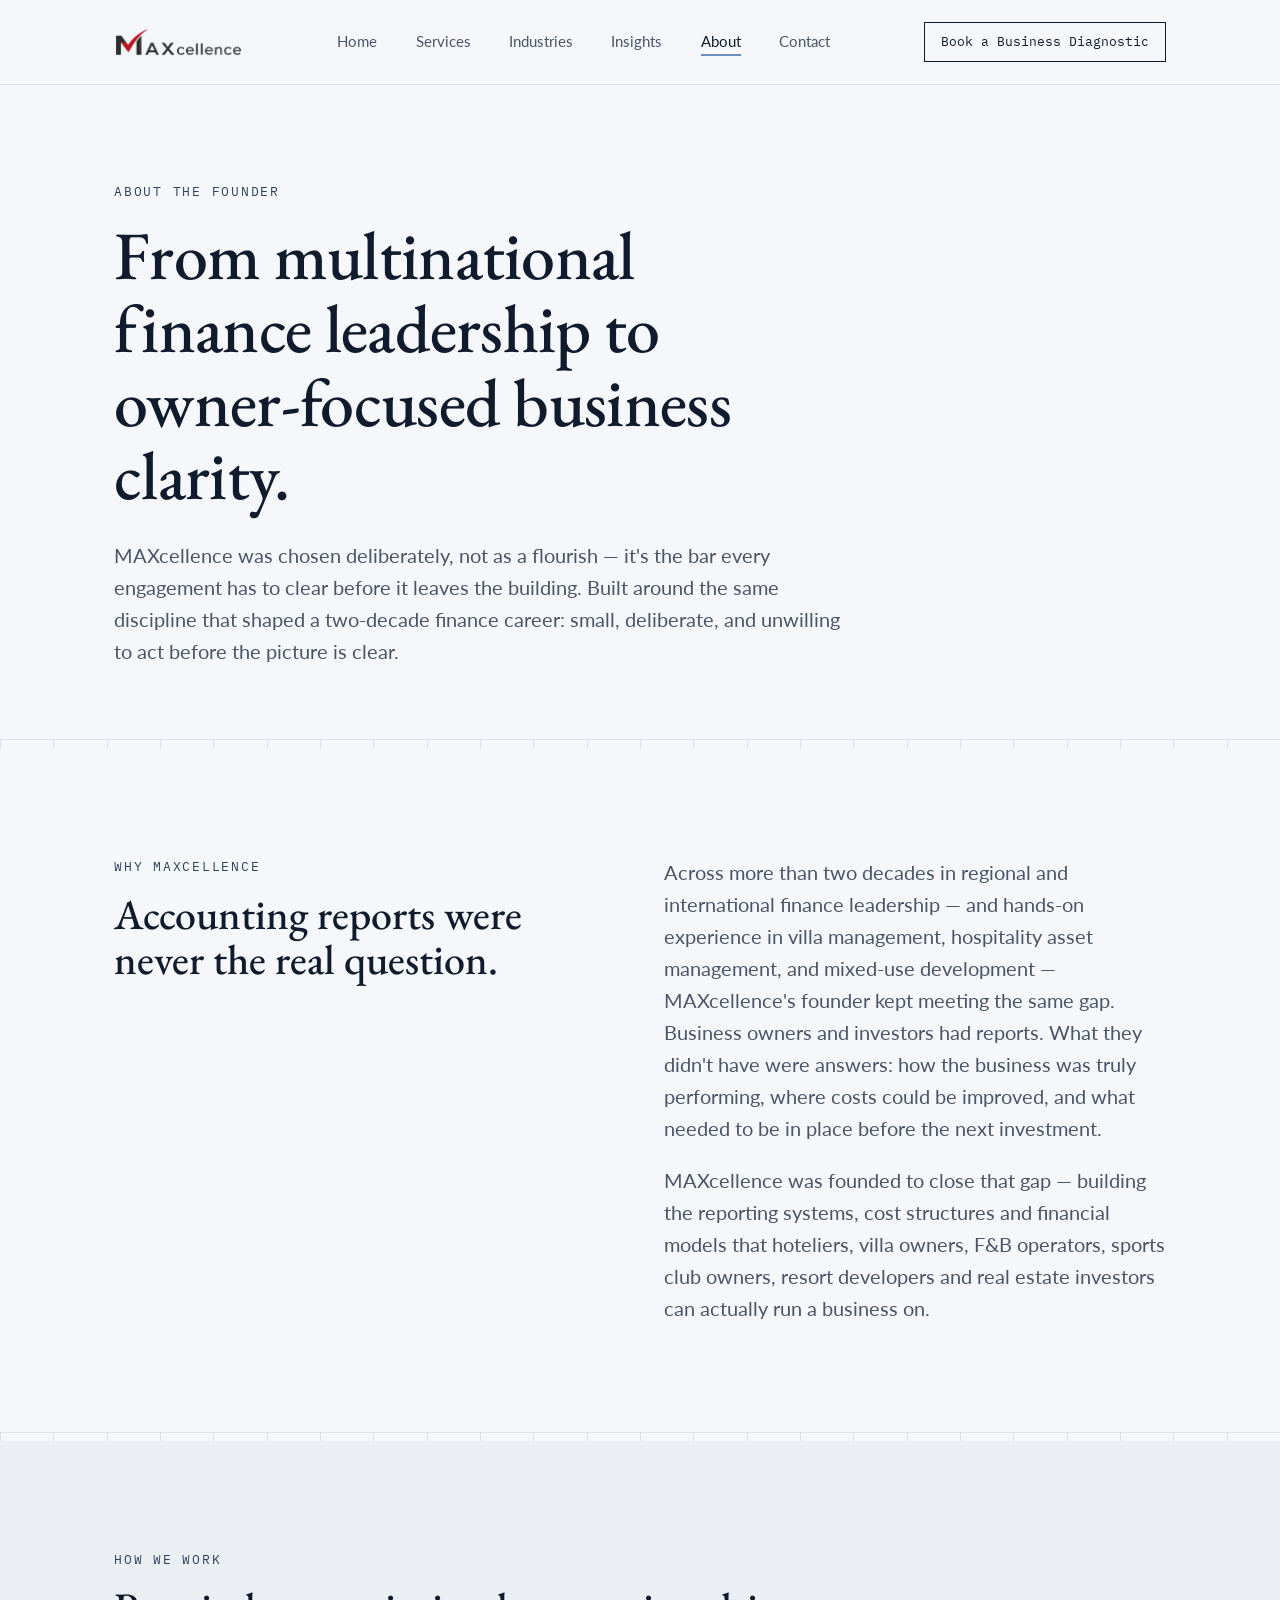
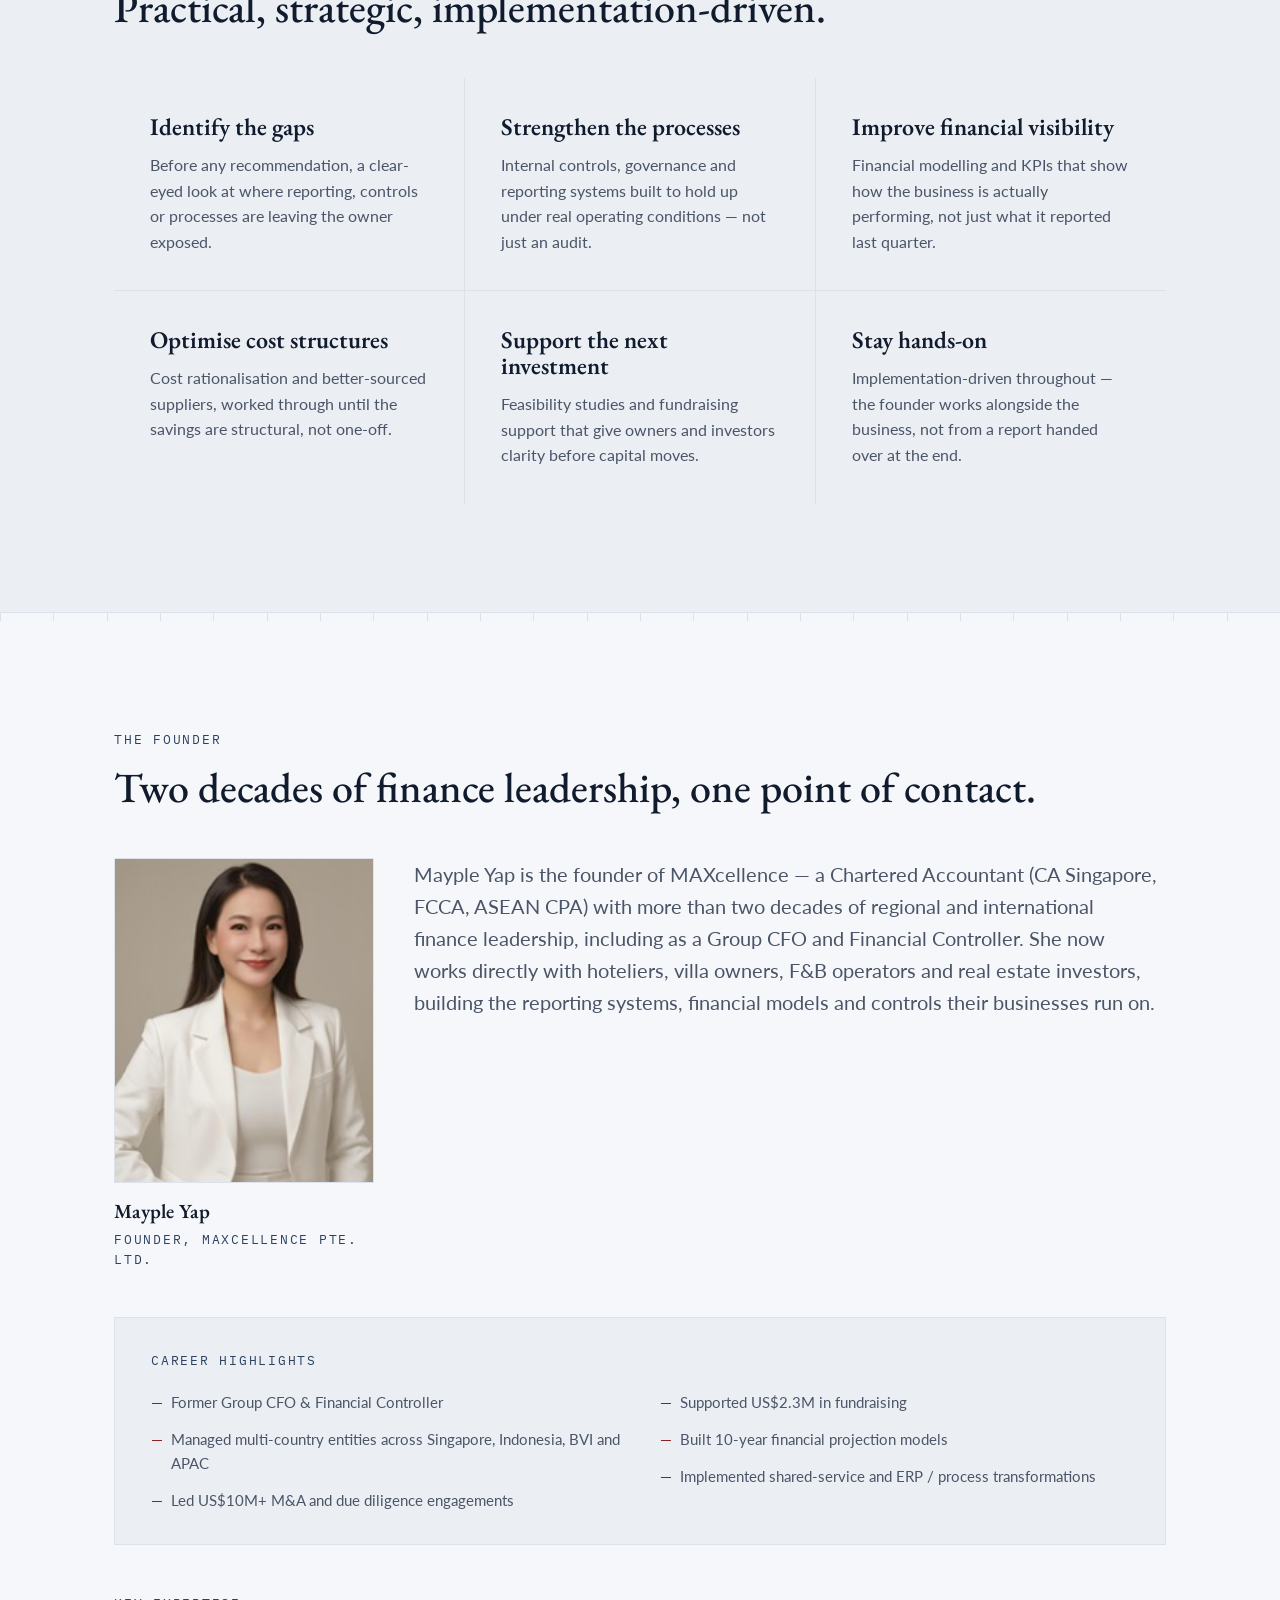
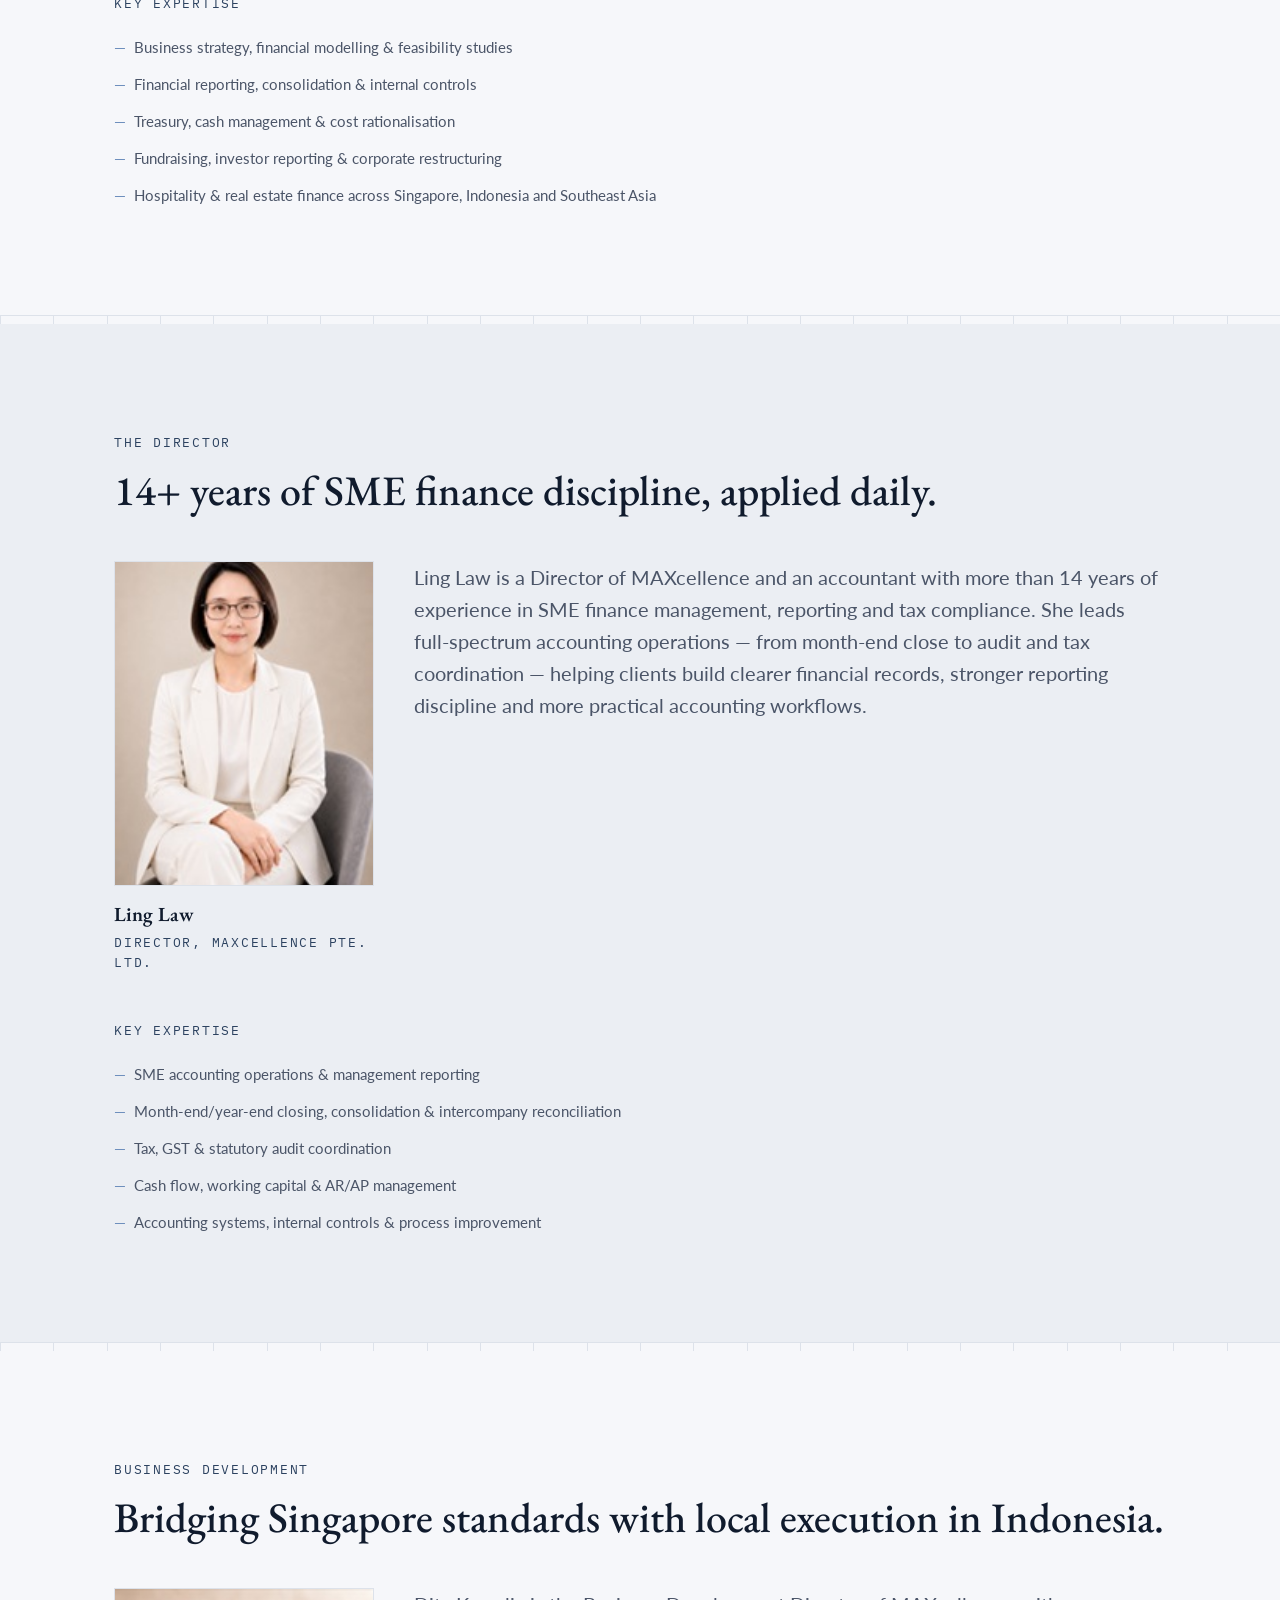
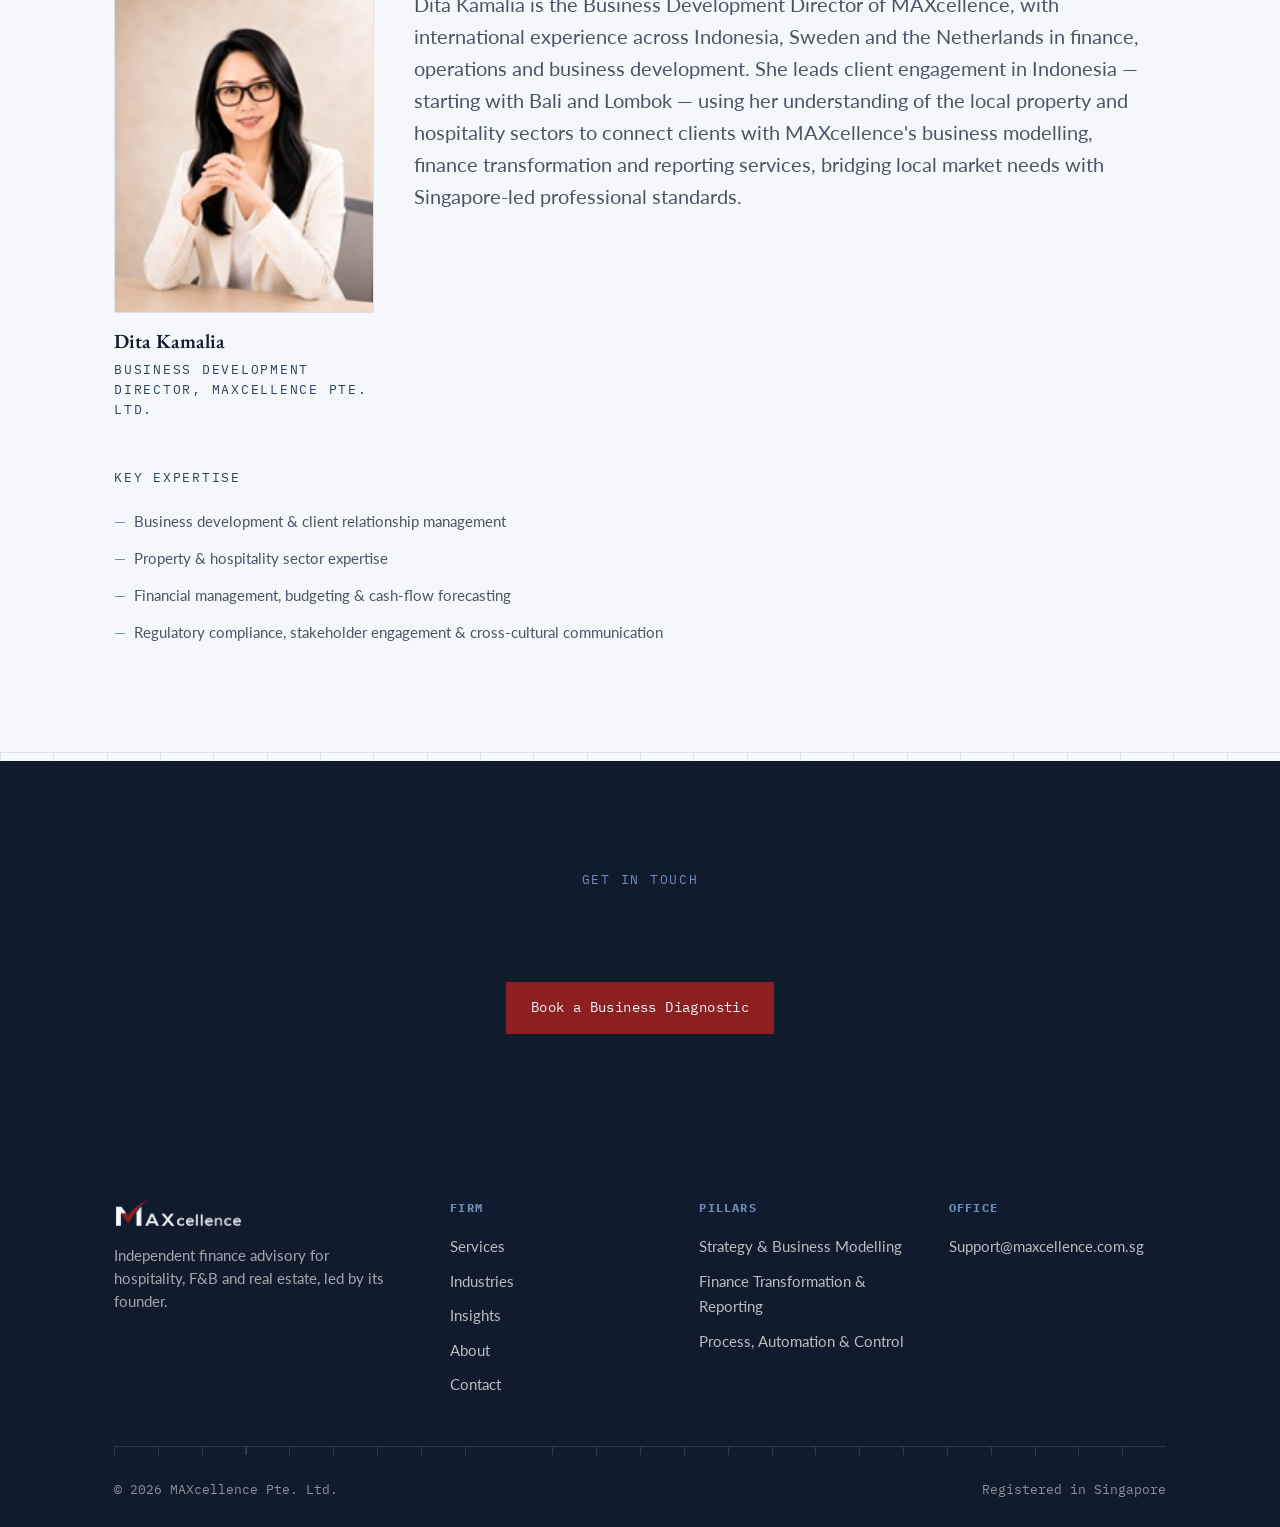
<file: about.html>
<!DOCTYPE html>
<html lang="en">
<head>
<meta charset="UTF-8">
<meta name="viewport" content="width=device-width, initial-scale=1.0">
<title>About — MAXcellence</title>
<meta name="description" content="From multinational finance leadership to owner-focused business clarity — the story and credentials behind the MAXcellence founder.">
<meta property="og:type" content="website">
<meta property="og:site_name" content="MAXcellence">
<meta property="og:title" content="About — MAXcellence">
<meta property="og:description" content="From multinational finance leadership to owner-focused business clarity — the story and credentials behind the MAXcellence founder.">
<meta name="twitter:card" content="summary">
<link rel="icon" type="image/svg+xml" href="data:image/svg+xml,%3Csvg xmlns='http://www.w3.org/2000/svg' viewBox='0 0 32 32'%3E%3Crect width='32' height='32' fill='%23101B2D'/%3E%3Ctext x='16' y='23' font-family='Georgia,serif' font-size='19' fill='%236E8FBD' text-anchor='middle'%3EM%3C/text%3E%3C/svg%3E">
<link rel="stylesheet" href="css/styles.css">
</head>
<body>

<nav class="site-nav">
  <div class="wrap">
    <a href="index.html" class="brand"><img src="img/logo.png" alt="MAXcellence" class="brand-logo"></a>
    <div class="nav-panel">
    <ul class="nav-links">
      <li><a href="index.html">Home</a></li>
      <li><a href="services.html">Services</a></li>
      <li><a href="industries.html">Industries</a></li>
      <li><a href="insights.html">Insights</a></li>
      <li><a href="about.html" class="active">About</a></li>
      <li><a href="contact.html">Contact</a></li>
    </ul>
    <a href="contact.html" class="nav-cta">Book a Business Diagnostic</a>
    </div>
    <button class="nav-toggle" aria-label="Toggle menu" aria-expanded="false"><span></span><span></span><span></span></button>
  </div>
</nav>

<header>
  <div class="wrap" style="padding-top:clamp(56px,9vw,96px); padding-bottom:clamp(48px,7vw,72px);">
    <p class="eyebrow reveal">About the founder</p>
    <h1 class="reveal" style="margin-top:18px; max-width:20ch;">From multinational finance leadership to owner-focused business clarity.</h1>
    <p class="lede reveal" style="margin-top:26px;">MAXcellence was chosen deliberately, not as a flourish — it's the bar every engagement has to clear before it leaves the building. Built around the same discipline that shaped a two-decade finance career: small, deliberate, and unwilling to act before the picture is clear.</p>
  </div>
</header>
<div class="ledger"></div>

<!-- ORIGIN -->
<section>
  <div class="wrap grid-2">
    <div class="reveal">
      <p class="eyebrow">Why MAXcellence</p>
      <h2 style="margin-top:16px;">Accounting reports were never the real question.</h2>
    </div>
    <div class="reveal">
      <p class="lede">Across more than two decades in regional and international finance leadership — and hands-on experience in villa management, hospitality asset management, and mixed-use development — MAXcellence's founder kept meeting the same gap. Business owners and investors had reports. What they didn't have were answers: how the business was truly performing, where costs could be improved, and what needed to be in place before the next investment.</p>
      <p class="lede" style="margin-top:20px;">MAXcellence was founded to close that gap — building the reporting systems, cost structures and financial models that hoteliers, villa owners, F&amp;B operators, sports club owners, resort developers and real estate investors can actually run a business on.</p>
    </div>
  </div>
</section>

<div class="ledger"></div>

<!-- PRINCIPLES -->
<section class="section-alt">
  <div class="wrap">
    <div class="section-head reveal">
      <div>
        <p class="eyebrow">How we work</p>
        <h2 style="margin-top:16px;">Practical, strategic, implementation-driven.</h2>
      </div>
    </div>
    <div class="grid-3" style="background:var(--line);">
      <div class="reveal" style="background:var(--paper-alt); padding:36px;">
        <h3>Identify the gaps</h3>
        <p style="margin-top:12px; color:var(--slate);">Before any recommendation, a clear-eyed look at where reporting, controls or processes are leaving the owner exposed.</p>
      </div>
      <div class="reveal" style="background:var(--paper-alt); padding:36px;">
        <h3>Strengthen the processes</h3>
        <p style="margin-top:12px; color:var(--slate);">Internal controls, governance and reporting systems built to hold up under real operating conditions — not just an audit.</p>
      </div>
      <div class="reveal" style="background:var(--paper-alt); padding:36px;">
        <h3>Improve financial visibility</h3>
        <p style="margin-top:12px; color:var(--slate);">Financial modelling and KPIs that show how the business is actually performing, not just what it reported last quarter.</p>
      </div>
      <div class="reveal" style="background:var(--paper-alt); padding:36px;">
        <h3>Optimise cost structures</h3>
        <p style="margin-top:12px; color:var(--slate);">Cost rationalisation and better-sourced suppliers, worked through until the savings are structural, not one-off.</p>
      </div>
      <div class="reveal" style="background:var(--paper-alt); padding:36px;">
        <h3>Support the next investment</h3>
        <p style="margin-top:12px; color:var(--slate);">Feasibility studies and fundraising support that give owners and investors clarity before capital moves.</p>
      </div>
      <div class="reveal" style="background:var(--paper-alt); padding:36px;">
        <h3>Stay hands-on</h3>
        <p style="margin-top:12px; color:var(--slate);">Implementation-driven throughout — the founder works alongside the business, not from a report handed over at the end.</p>
      </div>
    </div>
  </div>
</section>

<div class="ledger"></div>

<!-- FOUNDER -->
<section>
  <div class="wrap">
    <div class="section-head reveal">
      <div>
        <p class="eyebrow">The founder</p>
        <h2 style="margin-top:16px;">Two decades of finance leadership, one point of contact.</h2>
      </div>
    </div>

    <div class="profile-grid reveal">
      <div>
        <div class="portrait-photo"><img src="img/mayple.jpg" alt="Mayple Yap, Founder of MAXcellence" loading="lazy"></div>
        <h3 style="margin-top:18px; font-size:20px;">Mayple Yap</h3>
        <p class="eyebrow" style="margin-top:6px;">Founder, MAXcellence Pte. Ltd.</p>
      </div>
      <div style="display:flex; flex-direction:column; gap:18px;">
        <p class="lede">Mayple Yap is the founder of MAXcellence — a Chartered Accountant (CA Singapore, FCCA, ASEAN CPA) with more than two decades of regional and international finance leadership, including as a Group CFO and Financial Controller. She now works directly with hoteliers, villa owners, F&amp;B operators and real estate investors, building the reporting systems, financial models and controls their businesses run on.</p>
      </div>
    </div>

    <div class="reveal" style="margin-top:48px; background:var(--paper-alt); border:1px solid var(--line); padding:32px 36px;">
      <p class="eyebrow">Career highlights</p>
      <div class="grid-2" style="margin-top:20px; gap:14px 40px;">
        <ul class="dash-list accent-red">
          <li>Former Group CFO &amp; Financial Controller</li>
          <li>Managed multi-country entities across Singapore, Indonesia, BVI and APAC</li>
          <li>Led US$10M+ M&amp;A and due diligence engagements</li>
        </ul>
        <ul class="dash-list accent-red">
          <li>Supported US$2.3M in fundraising</li>
          <li>Built 10-year financial projection models</li>
          <li>Implemented shared-service and ERP / process transformations</li>
        </ul>
      </div>
    </div>

    <div class="reveal" style="margin-top:48px;">
      <p class="eyebrow">Key expertise</p>
      <ul class="dash-list" style="margin-top:22px;">
        <li>Business strategy, financial modelling &amp; feasibility studies</li>
        <li>Financial reporting, consolidation &amp; internal controls</li>
        <li>Treasury, cash management &amp; cost rationalisation</li>
        <li>Fundraising, investor reporting &amp; corporate restructuring</li>
        <li>Hospitality &amp; real estate finance across Singapore, Indonesia and Southeast Asia</li>
      </ul>
    </div>
  </div>
</section>

<div class="ledger"></div>

<!-- DIRECTOR -->
<section class="section-alt">
  <div class="wrap">
    <div class="section-head reveal">
      <div>
        <p class="eyebrow">The director</p>
        <h2 style="margin-top:16px;">14+ years of SME finance discipline, applied daily.</h2>
      </div>
    </div>

    <div class="profile-grid reveal">
      <div>
        <div class="portrait-photo"><img src="img/linglaw.jpg" alt="Ling Law, Director of MAXcellence" loading="lazy"></div>
        <h3 style="margin-top:18px; font-size:20px;">Ling Law</h3>
        <p class="eyebrow" style="margin-top:6px;">Director, MAXcellence Pte. Ltd.</p>
      </div>
      <div style="display:flex; flex-direction:column; gap:18px;">
        <p class="lede">Ling Law is a Director of MAXcellence and an accountant with more than 14 years of experience in SME finance management, reporting and tax compliance. She leads full-spectrum accounting operations — from month-end close to audit and tax coordination — helping clients build clearer financial records, stronger reporting discipline and more practical accounting workflows.</p>
      </div>
    </div>

    <div class="reveal" style="margin-top:48px;">
      <p class="eyebrow">Key expertise</p>
      <ul class="dash-list" style="margin-top:22px;">
        <li>SME accounting operations &amp; management reporting</li>
        <li>Month-end/year-end closing, consolidation &amp; intercompany reconciliation</li>
        <li>Tax, GST &amp; statutory audit coordination</li>
        <li>Cash flow, working capital &amp; AR/AP management</li>
        <li>Accounting systems, internal controls &amp; process improvement</li>
      </ul>
    </div>
  </div>
</section>

<div class="ledger"></div>

<!-- BUSINESS DEVELOPMENT DIRECTOR -->
<section>
  <div class="wrap">
    <div class="section-head reveal">
      <div>
        <p class="eyebrow">Business development</p>
        <h2 style="margin-top:16px;">Bridging Singapore standards with local execution in Indonesia.</h2>
      </div>
    </div>

    <div class="profile-grid reveal">
      <div>
        <div class="portrait-photo"><img src="img/dita.jpg" alt="Dita Kamalia, Business Development Director of MAXcellence" loading="lazy"></div>
        <h3 style="margin-top:18px; font-size:20px;">Dita Kamalia</h3>
        <p class="eyebrow" style="margin-top:6px;">Business Development Director, MAXcellence Pte. Ltd.</p>
      </div>
      <div style="display:flex; flex-direction:column; gap:18px;">
        <p class="lede">Dita Kamalia is the Business Development Director of MAXcellence, with international experience across Indonesia, Sweden and the Netherlands in finance, operations and business development. She leads client engagement in Indonesia — starting with Bali and Lombok — using her understanding of the local property and hospitality sectors to connect clients with MAXcellence's business modelling, finance transformation and reporting services, bridging local market needs with Singapore-led professional standards.</p>
      </div>
    </div>

    <div class="reveal" style="margin-top:48px;">
      <p class="eyebrow">Key expertise</p>
      <ul class="dash-list" style="margin-top:22px;">
        <li>Business development &amp; client relationship management</li>
        <li>Property &amp; hospitality sector expertise</li>
        <li>Financial management, budgeting &amp; cash-flow forecasting</li>
        <li>Regulatory compliance, stakeholder engagement &amp; cross-cultural communication</li>
      </ul>
    </div>
  </div>
</section>

<div class="ledger"></div>

<section class="section-dark">
  <div class="wrap" style="text-align:center;">
    <p class="eyebrow on-dark reveal">Get in touch</p>
    <h2 class="reveal" style="margin-top:16px;">Start with a Business Diagnostic.</h2>
    <div class="reveal" style="margin-top:32px;">
      <a href="contact.html" class="btn cta-red">Book a Business Diagnostic</a>
    </div>
  </div>
</section>

<footer class="site-footer">
  <div class="wrap">
    <div class="footer-grid">
      <div>
        <a href="index.html" class="brand"><img src="img/logo-on-dark.png" alt="MAXcellence" class="brand-logo"></a>
        <p style="margin-top:16px; color:rgba(243,244,240,0.65); font-size:14.5px; max-width:32ch;">Independent finance advisory for hospitality, F&amp;B and real estate, led by its founder.</p>
      </div>
      <div>
        <h4>Firm</h4>
        <ul>
          <li><a href="services.html">Services</a></li>
          <li><a href="industries.html">Industries</a></li>
          <li><a href="insights.html">Insights</a></li>
          <li><a href="about.html">About</a></li>
          <li><a href="contact.html">Contact</a></li>
        </ul>
      </div>
      <div>
        <h4>Pillars</h4>
        <ul>
          <li><a href="services.html">Strategy &amp; Business Modelling</a></li>
          <li><a href="services.html">Finance Transformation &amp; Reporting</a></li>
          <li><a href="services.html">Process, Automation &amp; Control</a></li>
        </ul>
      </div>
      <div>
        <h4>Office</h4>
        <ul>
          <li><a href="mailto:Support@maxcellence.com.sg">Support@maxcellence.com.sg</a></li>
        </ul>
      </div>
    </div>
    <div class="ledger on-dark"></div>
    <div class="footer-bottom">
      <span>© 2026 MAXcellence Pte. Ltd.</span>
      <span>Registered in Singapore</span>
    </div>
  </div>
</footer>

<script src="js/script.js"></script>
</body>
</html>
</file>
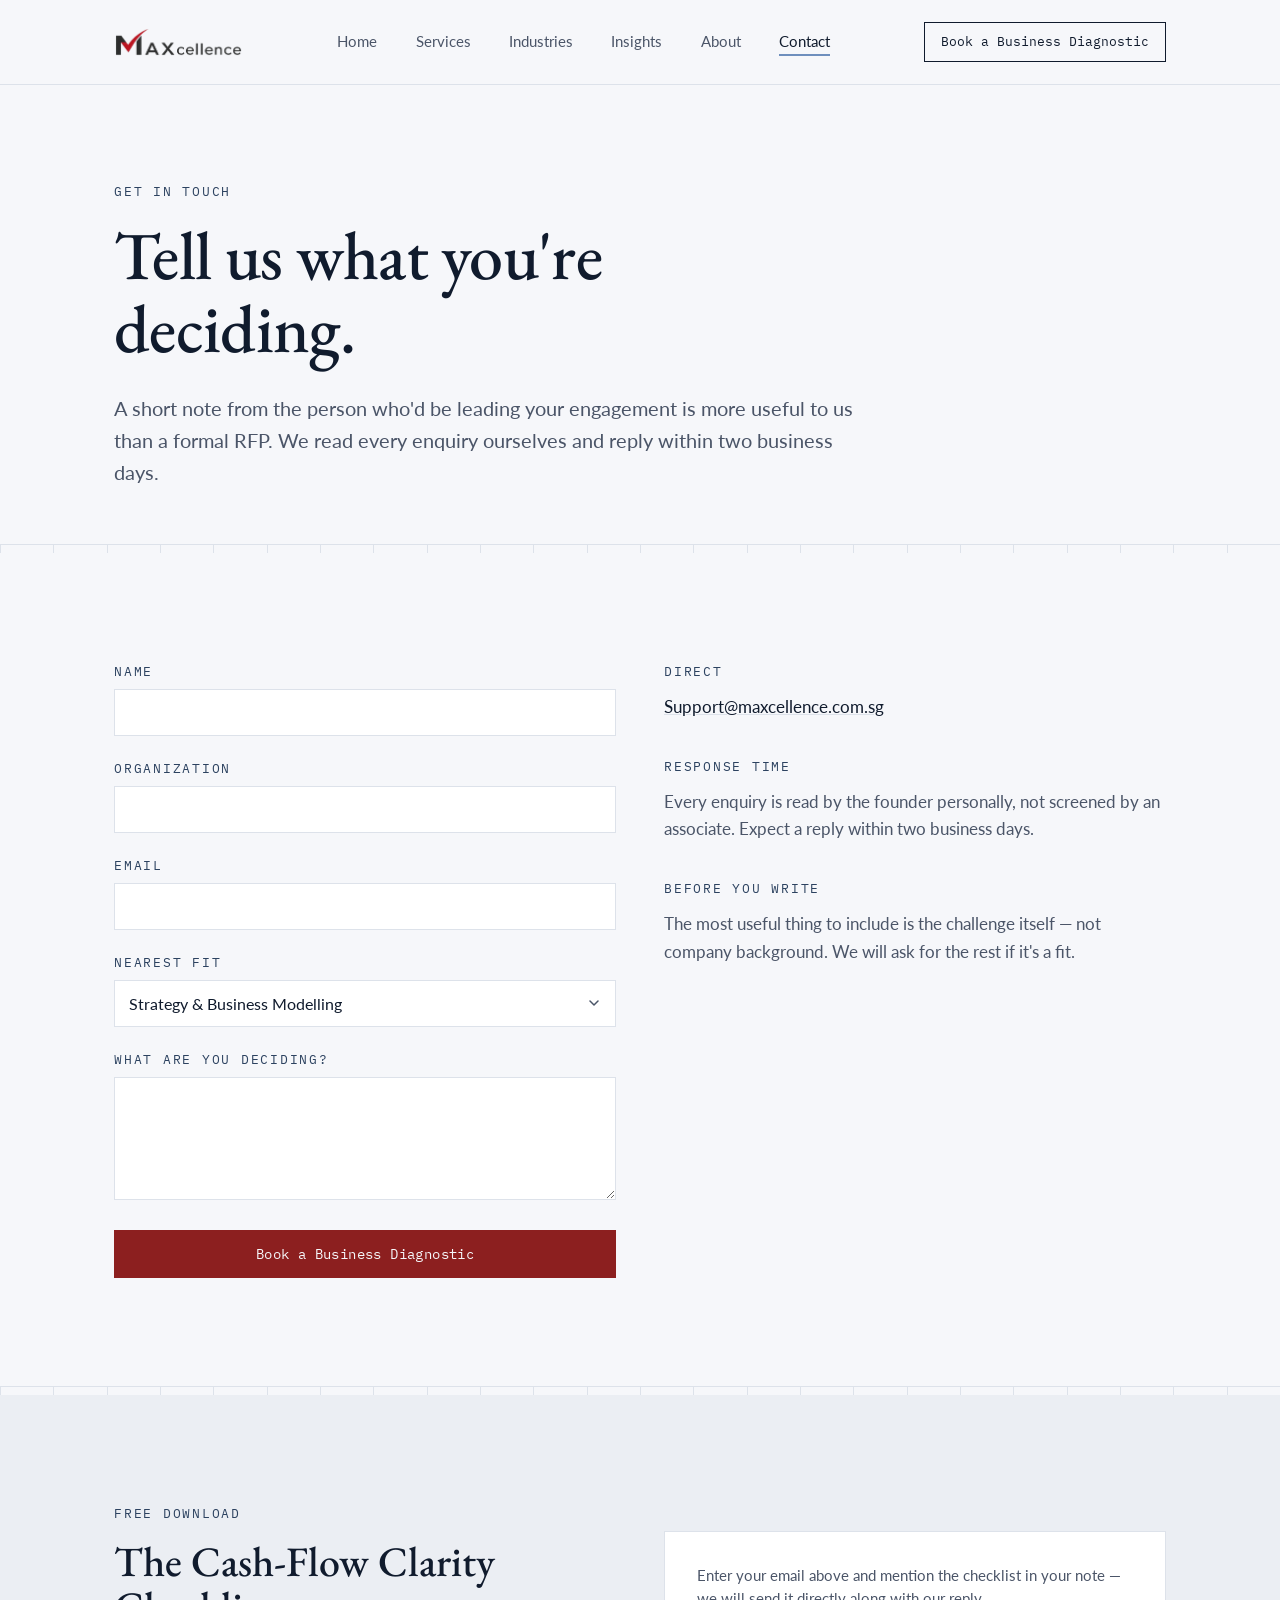
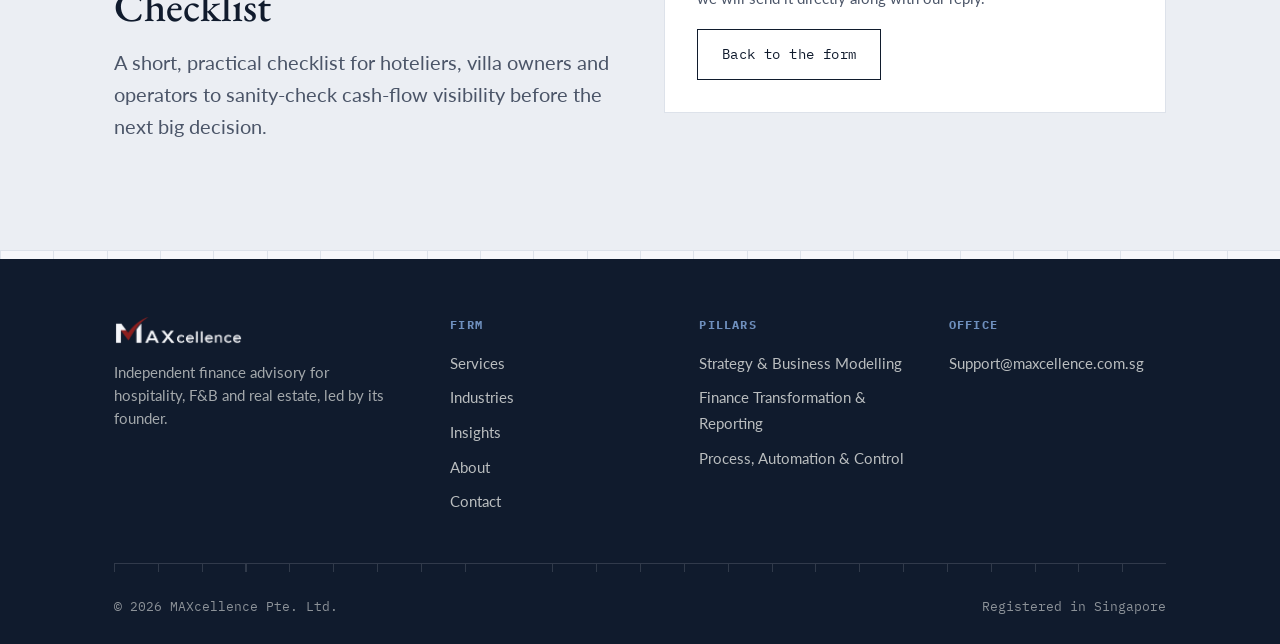
<file: contact.html>
<!DOCTYPE html>
<html lang="en">
<head>
<meta charset="UTF-8">
<meta name="viewport" content="width=device-width, initial-scale=1.0">
<title>Contact — MAXcellence</title>
<meta name="description" content="Tell us what you're deciding. We respond to every enquiry within two business days.">
<meta property="og:type" content="website">
<meta property="og:site_name" content="MAXcellence">
<meta property="og:title" content="Contact — MAXcellence">
<meta property="og:description" content="Tell us what you're deciding. We respond to every enquiry within two business days.">
<meta name="twitter:card" content="summary">
<link rel="icon" type="image/svg+xml" href="data:image/svg+xml,%3Csvg xmlns='http://www.w3.org/2000/svg' viewBox='0 0 32 32'%3E%3Crect width='32' height='32' fill='%23101B2D'/%3E%3Ctext x='16' y='23' font-family='Georgia,serif' font-size='19' fill='%236E8FBD' text-anchor='middle'%3EM%3C/text%3E%3C/svg%3E">
<link rel="stylesheet" href="css/styles.css">
</head>
<body>

<nav class="site-nav">
  <div class="wrap">
    <a href="index.html" class="brand"><img src="img/logo.png" alt="MAXcellence" class="brand-logo"></a>
    <div class="nav-panel">
    <ul class="nav-links">
      <li><a href="index.html">Home</a></li>
      <li><a href="services.html">Services</a></li>
      <li><a href="industries.html">Industries</a></li>
      <li><a href="insights.html">Insights</a></li>
      <li><a href="about.html">About</a></li>
      <li><a href="contact.html" class="active">Contact</a></li>
    </ul>
    <a href="contact.html" class="nav-cta">Book a Business Diagnostic</a>
    </div>
    <button class="nav-toggle" aria-label="Toggle menu" aria-expanded="false"><span></span><span></span><span></span></button>
  </div>
</nav>

<header>
  <div class="wrap" style="padding-top:clamp(56px,9vw,96px); padding-bottom:clamp(40px,6vw,56px);">
    <p class="eyebrow reveal">Get in touch</p>
    <h1 class="reveal" style="margin-top:18px; max-width:16ch;">Tell us what you're deciding.</h1>
    <p class="lede reveal" style="margin-top:26px;">A short note from the person who'd be leading your engagement is more useful to us than a formal RFP. We read every enquiry ourselves and reply within two business days.</p>
  </div>
</header>
<div class="ledger"></div>

<section>
  <div class="wrap grid-2" style="align-items:start;">

    <!-- FORM -->
    <form class="reveal" style="display:flex; flex-direction:column; gap:22px;" onsubmit="return handleSubmit(event)">
      <div style="display:flex; flex-direction:column; gap:8px;">
        <label for="name" class="eyebrow">Name</label>
        <input id="name" name="name" type="text" required class="form-field">
      </div>
      <div style="display:flex; flex-direction:column; gap:8px;">
        <label for="org" class="eyebrow">Organization</label>
        <input id="org" name="org" type="text" required class="form-field">
      </div>
      <div style="display:flex; flex-direction:column; gap:8px;">
        <label for="email" class="eyebrow">Email</label>
        <input id="email" name="email" type="email" required class="form-field">
      </div>
      <div style="display:flex; flex-direction:column; gap:8px;">
        <label for="area" class="eyebrow">Nearest fit</label>
        <select id="area" name="area" class="form-field">
          <option>Strategy &amp; Business Modelling</option>
          <option>Finance Transformation &amp; Reporting</option>
          <option>Process, Automation &amp; Control</option>
          <option>Accounting, Tax &amp; Training</option>
          <option>Not sure yet</option>
        </select>
      </div>
      <div style="display:flex; flex-direction:column; gap:8px;">
        <label for="message" class="eyebrow">What are you deciding?</label>
        <textarea id="message" name="message" rows="5" required class="form-field"></textarea>
      </div>
      <button type="submit" class="btn cta-red" style="justify-content:center; margin-top:8px; cursor:pointer;">Book a Business Diagnostic</button>
      <p id="form-note" class="eyebrow" style="display:none; color:var(--brass-dim);">Sent — we will reply within two business days.</p>
    </form>

    <!-- DETAILS -->
    <div class="reveal" style="display:flex; flex-direction:column; gap:36px;">
      <div>
        <p class="eyebrow">Direct</p>
        <p style="margin-top:12px; font-size:17px;">
          <a href="mailto:Support@maxcellence.com.sg" style="text-decoration:underline; text-decoration-color:var(--line);">Support@maxcellence.com.sg</a>
        </p>
      </div>
      <div>
        <p class="eyebrow">Response time</p>
        <p style="margin-top:12px; font-size:17px; color:var(--slate);">Every enquiry is read by the founder personally, not screened by an associate. Expect a reply within two business days.</p>
      </div>
      <div>
        <p class="eyebrow">Before you write</p>
        <p style="margin-top:12px; font-size:17px; color:var(--slate);">The most useful thing to include is the challenge itself — not company background. We will ask for the rest if it's a fit.</p>
      </div>
    </div>

  </div>
</section>

<div class="ledger"></div>

<section class="section-alt" id="checklist">
  <div class="wrap grid-2" style="align-items:center;">
    <div class="reveal">
      <p class="eyebrow">Free download</p>
      <h2 style="margin-top:16px;">The Cash-Flow Clarity Checklist</h2>
      <p class="lede" style="margin-top:16px;">A short, practical checklist for hoteliers, villa owners and operators to sanity-check cash-flow visibility before the next big decision.</p>
    </div>
    <div class="reveal" style="background:var(--white); border:1px solid var(--line); padding:32px;">
      <p style="color:var(--slate); font-size:14.5px;">Enter your email above and mention the checklist in your note — we will send it directly along with our reply.</p>
      <a href="#name" class="btn" style="margin-top:18px;">Back to the form</a>
    </div>
  </div>
</section>

<div class="ledger"></div>

<footer class="site-footer">
  <div class="wrap">
    <div class="footer-grid">
      <div>
        <a href="index.html" class="brand"><img src="img/logo-on-dark.png" alt="MAXcellence" class="brand-logo"></a>
        <p style="margin-top:16px; color:rgba(243,244,240,0.65); font-size:14.5px; max-width:32ch;">Independent finance advisory for hospitality, F&amp;B and real estate, led by its founder.</p>
      </div>
      <div>
        <h4>Firm</h4>
        <ul>
          <li><a href="services.html">Services</a></li>
          <li><a href="industries.html">Industries</a></li>
          <li><a href="insights.html">Insights</a></li>
          <li><a href="about.html">About</a></li>
          <li><a href="contact.html">Contact</a></li>
        </ul>
      </div>
      <div>
        <h4>Pillars</h4>
        <ul>
          <li><a href="services.html">Strategy &amp; Business Modelling</a></li>
          <li><a href="services.html">Finance Transformation &amp; Reporting</a></li>
          <li><a href="services.html">Process, Automation &amp; Control</a></li>
        </ul>
      </div>
      <div>
        <h4>Office</h4>
        <ul>
          <li><a href="mailto:Support@maxcellence.com.sg">Support@maxcellence.com.sg</a></li>
        </ul>
      </div>
    </div>
    <div class="ledger on-dark"></div>
    <div class="footer-bottom">
      <span>© 2026 MAXcellence Pte. Ltd.</span>
      <span>Registered in Singapore</span>
    </div>
  </div>
</footer>

<script src="js/script.js"></script>
<script>
  function handleSubmit(e){
    e.preventDefault();
    const btn = e.target.querySelector('button[type="submit"]');
    const note = document.getElementById('form-note');
    btn.textContent = 'Sending…';
    setTimeout(() => {
      btn.style.display = 'none';
      note.style.display = 'block';
    }, 600);
    return false;
  }
</script>
</body>
</html>
</file>
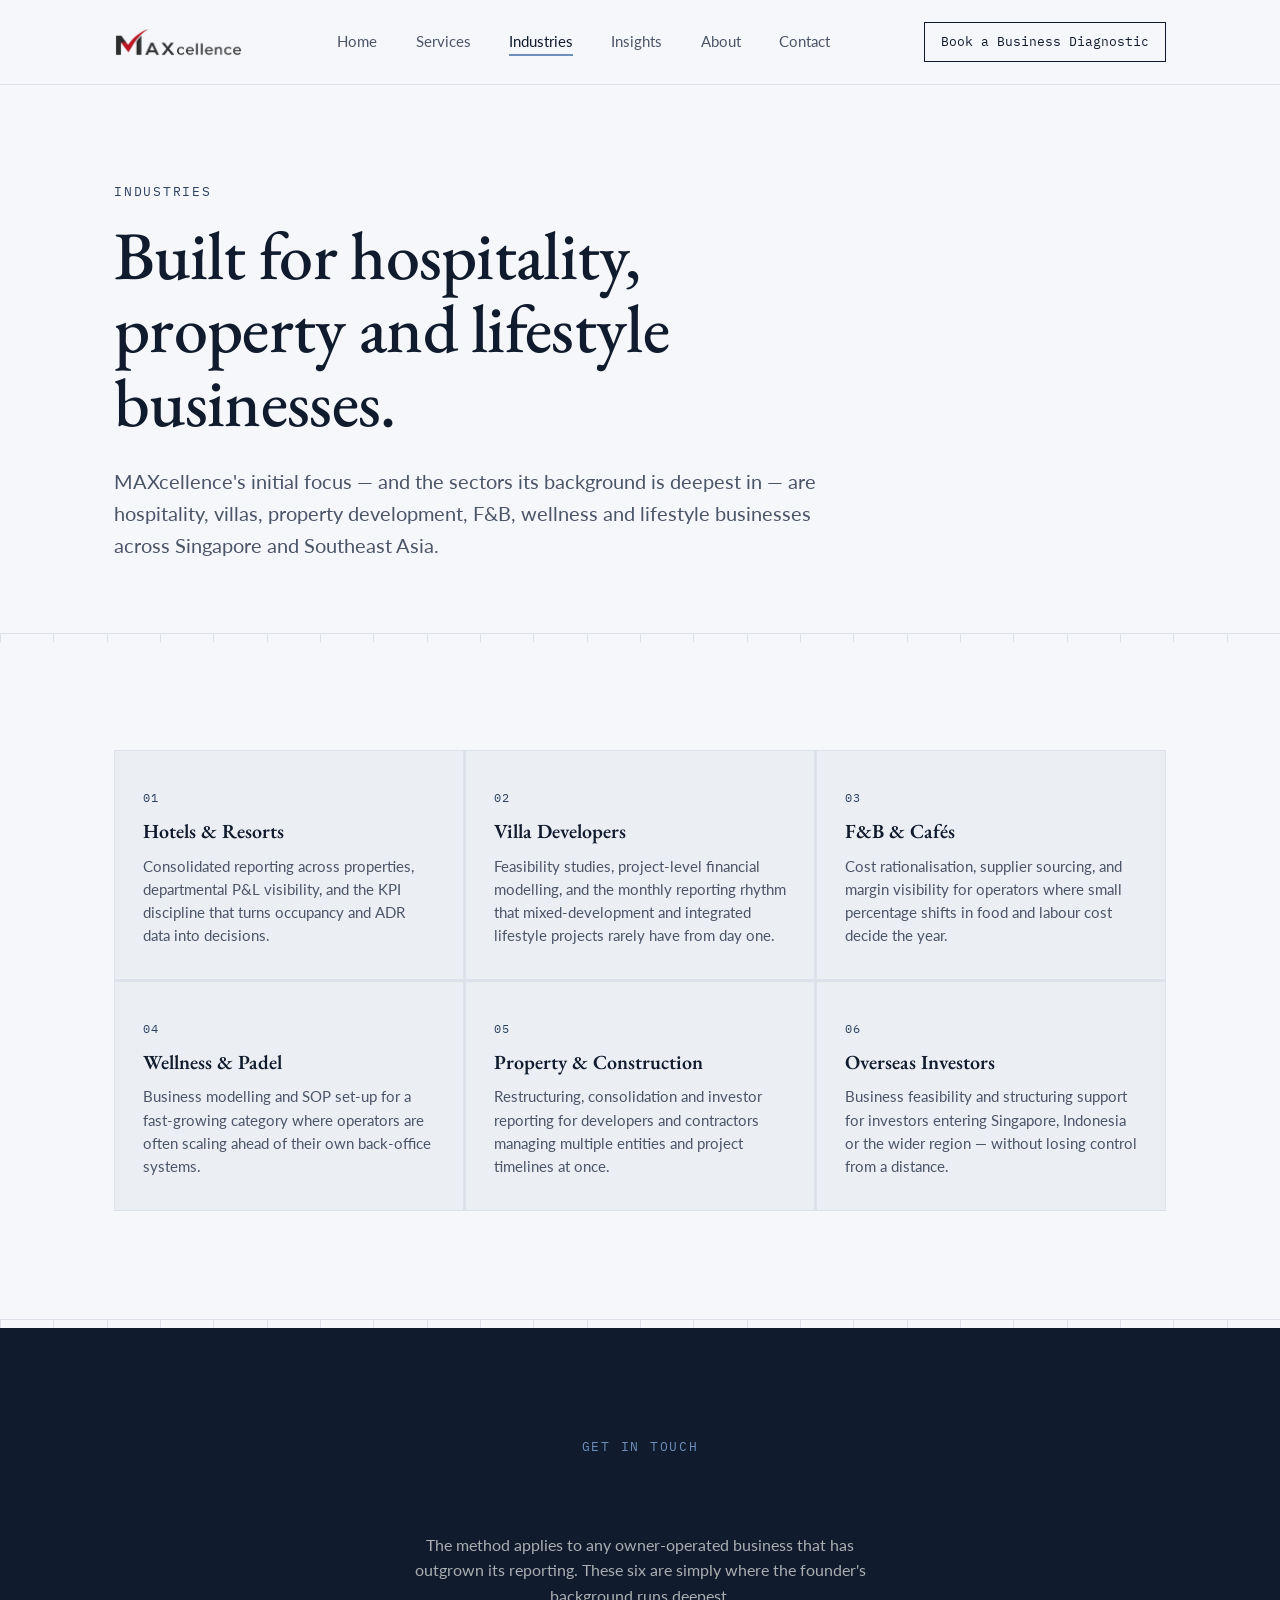
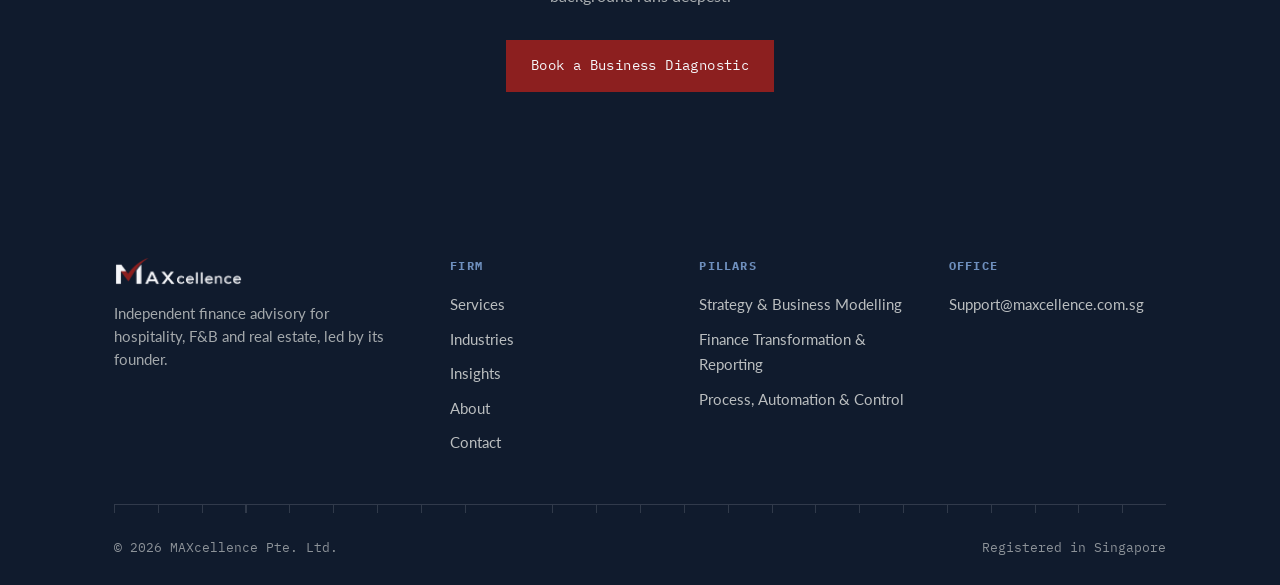
<file: industries.html>
<!DOCTYPE html>
<html lang="en">
<head>
<meta charset="UTF-8">
<meta name="viewport" content="width=device-width, initial-scale=1.0">
<title>Industries — MAXcellence</title>
<meta name="description" content="MAXcellence works with hotels & resorts, villa developers, F&B & cafés, wellness & padel operators, property & construction, and overseas investors across Singapore & Southeast Asia.">
<meta property="og:type" content="website">
<meta property="og:site_name" content="MAXcellence">
<meta property="og:title" content="Industries — MAXcellence">
<meta property="og:description" content="MAXcellence works with hotels & resorts, villa developers, F&B & cafés, wellness & padel operators, property & construction, and overseas investors across Singapore & Southeast Asia.">
<meta name="twitter:card" content="summary">
<link rel="icon" type="image/svg+xml" href="data:image/svg+xml,%3Csvg xmlns='http://www.w3.org/2000/svg' viewBox='0 0 32 32'%3E%3Crect width='32' height='32' fill='%23101B2D'/%3E%3Ctext x='16' y='23' font-family='Georgia,serif' font-size='19' fill='%236E8FBD' text-anchor='middle'%3EM%3C/text%3E%3C/svg%3E">
<link rel="stylesheet" href="css/styles.css">
</head>
<body>

<nav class="site-nav">
  <div class="wrap">
    <a href="index.html" class="brand"><img src="img/logo.png" alt="MAXcellence" class="brand-logo"></a>
    <div class="nav-panel">
    <ul class="nav-links">
      <li><a href="index.html">Home</a></li>
      <li><a href="services.html">Services</a></li>
      <li><a href="industries.html" class="active">Industries</a></li>
      <li><a href="insights.html">Insights</a></li>
      <li><a href="about.html">About</a></li>
      <li><a href="contact.html">Contact</a></li>
    </ul>
    <a href="contact.html" class="nav-cta">Book a Business Diagnostic</a>
    </div>
    <button class="nav-toggle" aria-label="Toggle menu" aria-expanded="false"><span></span><span></span><span></span></button>
  </div>
</nav>

<header>
  <div class="wrap" style="padding-top:clamp(56px,9vw,96px); padding-bottom:clamp(48px,7vw,72px);">
    <p class="eyebrow reveal">Industries</p>
    <h1 class="reveal" style="margin-top:18px; max-width:20ch;">Built for hospitality, property and lifestyle businesses.</h1>
    <p class="lede reveal" style="margin-top:26px;">MAXcellence's initial focus — and the sectors its background is deepest in — are hospitality, villas, property development, F&amp;B, wellness and lifestyle businesses across Singapore and Southeast Asia.</p>
  </div>
</header>
<div class="ledger"></div>

<!-- INDUSTRY TILES -->
<section>
  <div class="wrap">
    <div class="grid-3" style="background-color:var(--line); gap:1px;">

      <div class="industry-tile reveal" id="hotels-resorts">
        <span class="tile-num">01</span>
        <h3 style="margin-top:12px; font-size:20px;">Hotels &amp; Resorts</h3>
        <p style="margin-top:12px; color:var(--slate); font-size:14.5px;">Consolidated reporting across properties, departmental P&amp;L visibility, and the KPI discipline that turns occupancy and ADR data into decisions.</p>
      </div>

      <div class="industry-tile reveal" id="villa-developers">
        <span class="tile-num">02</span>
        <h3 style="margin-top:12px; font-size:20px;">Villa Developers</h3>
        <p style="margin-top:12px; color:var(--slate); font-size:14.5px;">Feasibility studies, project-level financial modelling, and the monthly reporting rhythm that mixed-development and integrated lifestyle projects rarely have from day one.</p>
      </div>

      <div class="industry-tile reveal" id="fb-cafes">
        <span class="tile-num">03</span>
        <h3 style="margin-top:12px; font-size:20px;">F&amp;B &amp; Cafés</h3>
        <p style="margin-top:12px; color:var(--slate); font-size:14.5px;">Cost rationalisation, supplier sourcing, and margin visibility for operators where small percentage shifts in food and labour cost decide the year.</p>
      </div>

      <div class="industry-tile reveal" id="wellness-padel">
        <span class="tile-num">04</span>
        <h3 style="margin-top:12px; font-size:20px;">Wellness &amp; Padel</h3>
        <p style="margin-top:12px; color:var(--slate); font-size:14.5px;">Business modelling and SOP set-up for a fast-growing category where operators are often scaling ahead of their own back-office systems.</p>
      </div>

      <div class="industry-tile reveal" id="property-construction">
        <span class="tile-num">05</span>
        <h3 style="margin-top:12px; font-size:20px;">Property &amp; Construction</h3>
        <p style="margin-top:12px; color:var(--slate); font-size:14.5px;">Restructuring, consolidation and investor reporting for developers and contractors managing multiple entities and project timelines at once.</p>
      </div>

      <div class="industry-tile reveal" id="overseas-investors">
        <span class="tile-num">06</span>
        <h3 style="margin-top:12px; font-size:20px;">Overseas Investors</h3>
        <p style="margin-top:12px; color:var(--slate); font-size:14.5px;">Business feasibility and structuring support for investors entering Singapore, Indonesia or the wider region — without losing control from a distance.</p>
      </div>

    </div>
  </div>
</section>

<div class="ledger"></div>

<section class="section-dark">
  <div class="wrap" style="text-align:center;">
    <p class="eyebrow on-dark reveal">Get in touch</p>
    <h2 class="reveal" style="margin-top:16px;">Don't see your sector? Ask anyway.</h2>
    <p class="slate-on-dark reveal" style="margin-top:14px; max-width:52ch; margin-left:auto; margin-right:auto;">The method applies to any owner-operated business that has outgrown its reporting. These six are simply where the founder's background runs deepest.</p>
    <div class="reveal" style="margin-top:32px;">
      <a href="contact.html" class="btn cta-red">Book a Business Diagnostic</a>
    </div>
  </div>
</section>

<footer class="site-footer">
  <div class="wrap">
    <div class="footer-grid">
      <div>
        <a href="index.html" class="brand"><img src="img/logo-on-dark.png" alt="MAXcellence" class="brand-logo"></a>
        <p style="margin-top:16px; color:rgba(243,244,240,0.65); font-size:14.5px; max-width:32ch;">Independent finance advisory for hospitality, F&amp;B and real estate, led by its founder.</p>
      </div>
      <div>
        <h4>Firm</h4>
        <ul>
          <li><a href="services.html">Services</a></li>
          <li><a href="industries.html">Industries</a></li>
          <li><a href="insights.html">Insights</a></li>
          <li><a href="about.html">About</a></li>
          <li><a href="contact.html">Contact</a></li>
        </ul>
      </div>
      <div>
        <h4>Pillars</h4>
        <ul>
          <li><a href="services.html">Strategy &amp; Business Modelling</a></li>
          <li><a href="services.html">Finance Transformation &amp; Reporting</a></li>
          <li><a href="services.html">Process, Automation &amp; Control</a></li>
        </ul>
      </div>
      <div>
        <h4>Office</h4>
        <ul>
          <li><a href="mailto:Support@maxcellence.com.sg">Support@maxcellence.com.sg</a></li>
        </ul>
      </div>
    </div>
    <div class="ledger on-dark"></div>
    <div class="footer-bottom">
      <span>© 2026 MAXcellence Pte. Ltd.</span>
      <span>Registered in Singapore</span>
    </div>
  </div>
</footer>

<script src="js/script.js"></script>
</body>
</html>
</file>
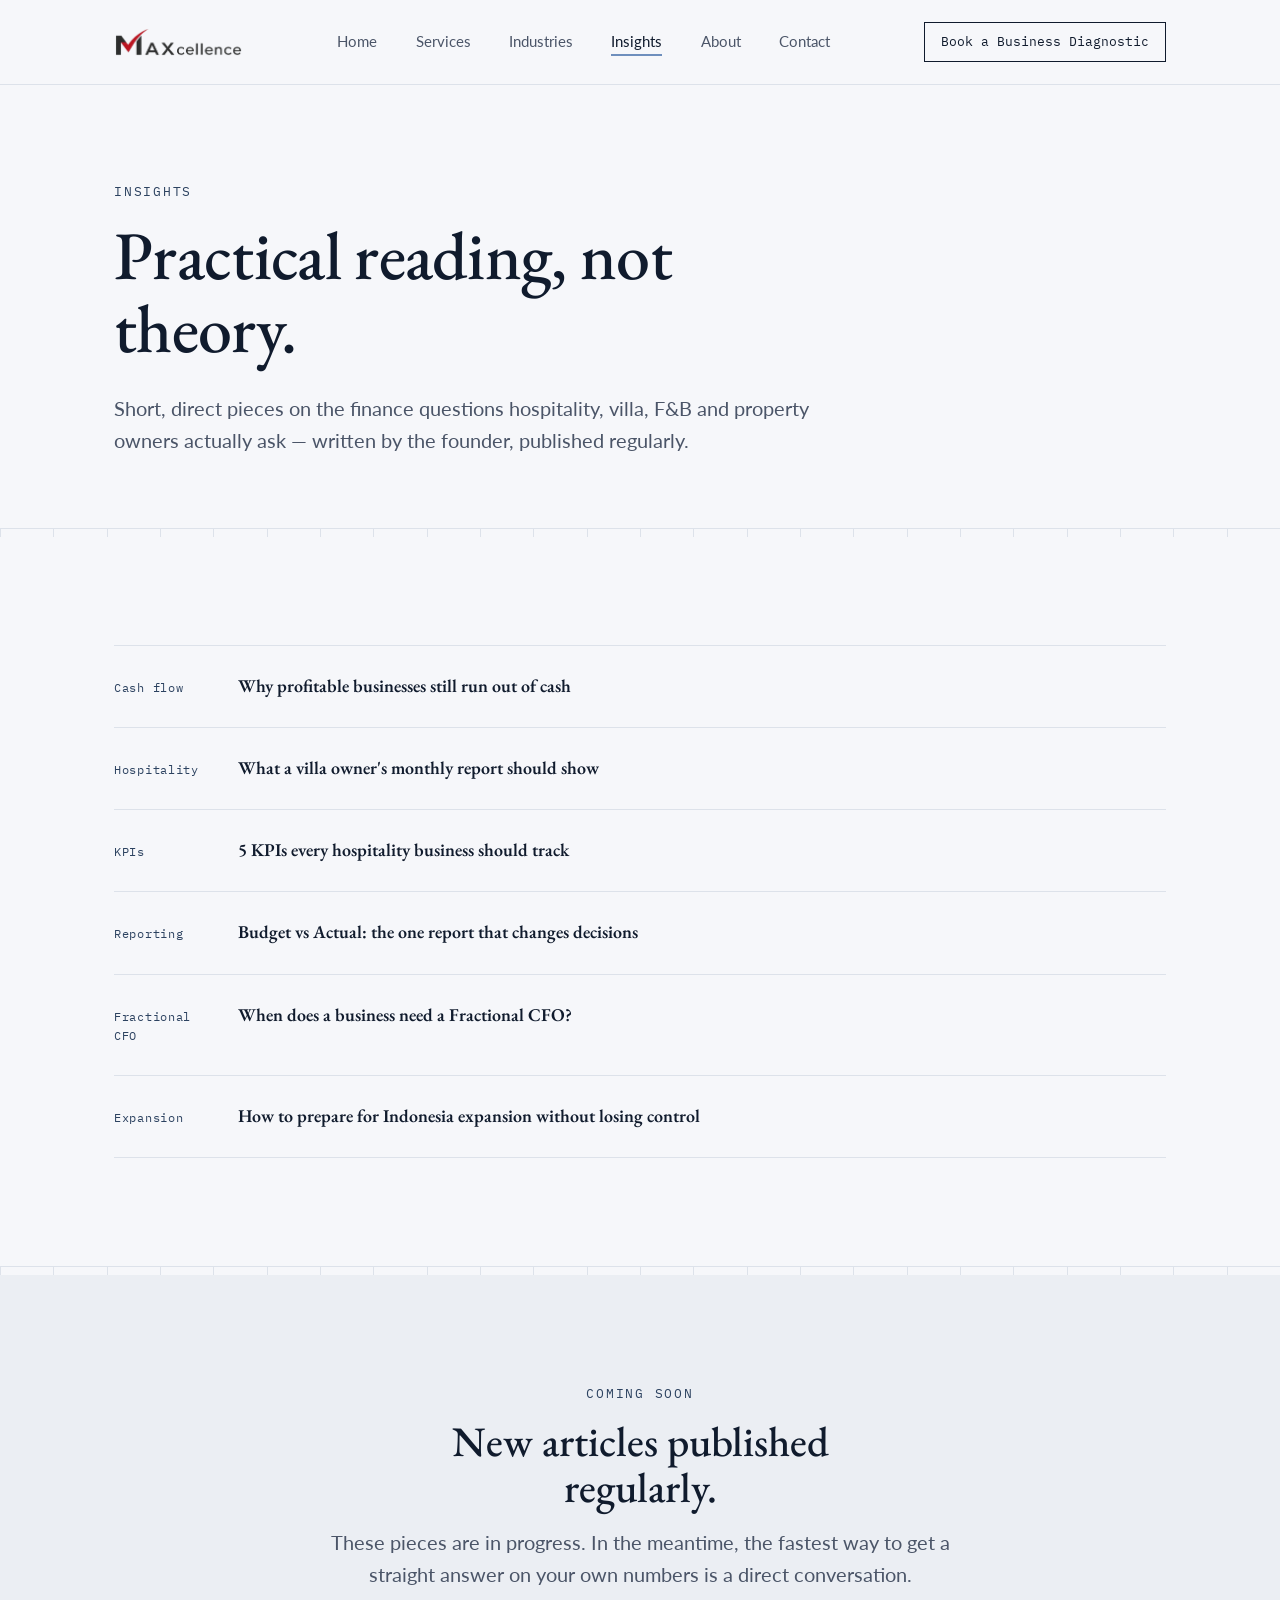
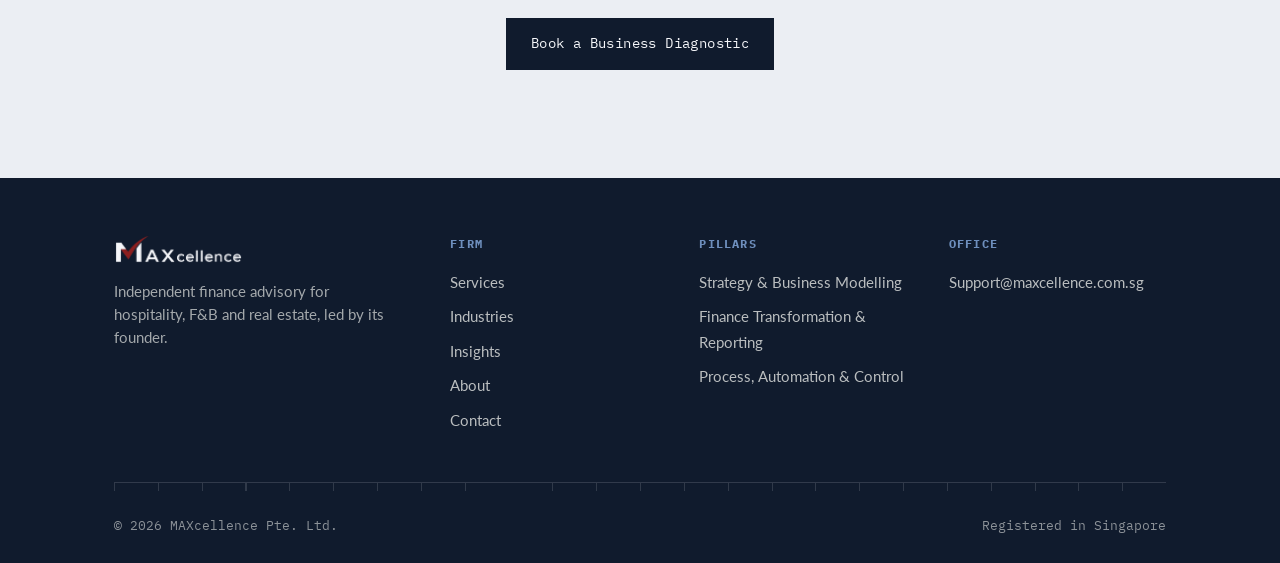
<file: insights.html>
<!DOCTYPE html>
<html lang="en">
<head>
<meta charset="UTF-8">
<meta name="viewport" content="width=device-width, initial-scale=1.0">
<title>Insights — MAXcellence</title>
<meta name="description" content="Practical reading on finance transformation, cash-flow visibility and business modelling for hospitality, villa and F&B operators.">
<meta property="og:type" content="website">
<meta property="og:site_name" content="MAXcellence">
<meta property="og:title" content="Insights — MAXcellence">
<meta property="og:description" content="Practical reading on finance transformation, cash-flow visibility and business modelling for hospitality, villa and F&B operators.">
<meta name="twitter:card" content="summary">
<link rel="icon" type="image/svg+xml" href="data:image/svg+xml,%3Csvg xmlns='http://www.w3.org/2000/svg' viewBox='0 0 32 32'%3E%3Crect width='32' height='32' fill='%23101B2D'/%3E%3Ctext x='16' y='23' font-family='Georgia,serif' font-size='19' fill='%236E8FBD' text-anchor='middle'%3EM%3C/text%3E%3C/svg%3E">
<link rel="stylesheet" href="css/styles.css">
</head>
<body>

<nav class="site-nav">
  <div class="wrap">
    <a href="index.html" class="brand"><img src="img/logo.png" alt="MAXcellence" class="brand-logo"></a>
    <div class="nav-panel">
    <ul class="nav-links">
      <li><a href="index.html">Home</a></li>
      <li><a href="services.html">Services</a></li>
      <li><a href="industries.html">Industries</a></li>
      <li><a href="insights.html" class="active">Insights</a></li>
      <li><a href="about.html">About</a></li>
      <li><a href="contact.html">Contact</a></li>
    </ul>
    <a href="contact.html" class="nav-cta">Book a Business Diagnostic</a>
    </div>
    <button class="nav-toggle" aria-label="Toggle menu" aria-expanded="false"><span></span><span></span><span></span></button>
  </div>
</nav>

<header>
  <div class="wrap" style="padding-top:clamp(56px,9vw,96px); padding-bottom:clamp(48px,7vw,72px);">
    <p class="eyebrow reveal">Insights</p>
    <h1 class="reveal" style="margin-top:18px; max-width:18ch;">Practical reading, not theory.</h1>
    <p class="lede reveal" style="margin-top:26px;">Short, direct pieces on the finance questions hospitality, villa, F&amp;B and property owners actually ask — written by the founder, published regularly.</p>
  </div>
</header>
<div class="ledger"></div>

<!-- ARTICLE LIST -->
<section>
  <div class="wrap">
    <div class="insight-card reveal">
      <span class="insight-tag">Cash flow</span>
      <h3 style="font-size:18px;">Why profitable businesses still run out of cash</h3>
    </div>
    <div class="insight-card reveal">
      <span class="insight-tag">Hospitality</span>
      <h3 style="font-size:18px;">What a villa owner's monthly report should show</h3>
    </div>
    <div class="insight-card reveal">
      <span class="insight-tag">KPIs</span>
      <h3 style="font-size:18px;">5 KPIs every hospitality business should track</h3>
    </div>
    <div class="insight-card reveal">
      <span class="insight-tag">Reporting</span>
      <h3 style="font-size:18px;">Budget vs Actual: the one report that changes decisions</h3>
    </div>
    <div class="insight-card reveal">
      <span class="insight-tag">Fractional CFO</span>
      <h3 style="font-size:18px;">When does a business need a Fractional CFO?</h3>
    </div>
    <div class="insight-card reveal">
      <span class="insight-tag">Expansion</span>
      <h3 style="font-size:18px;">How to prepare for Indonesia expansion without losing control</h3>
    </div>
  </div>
</section>

<div class="ledger"></div>

<section class="section-alt">
  <div class="wrap" style="text-align:center;">
    <p class="eyebrow reveal">Coming soon</p>
    <h2 class="reveal" style="margin-top:16px; max-width:22ch; margin-left:auto; margin-right:auto;">New articles published regularly.</h2>
    <p class="lede reveal" style="margin-top:16px; max-width:52ch; margin-left:auto; margin-right:auto;">These pieces are in progress. In the meantime, the fastest way to get a straight answer on your own numbers is a direct conversation.</p>
    <div class="reveal" style="margin-top:28px;">
      <a href="contact.html" class="btn primary">Book a Business Diagnostic</a>
    </div>
  </div>
</section>

<footer class="site-footer">
  <div class="wrap">
    <div class="footer-grid">
      <div>
        <a href="index.html" class="brand"><img src="img/logo-on-dark.png" alt="MAXcellence" class="brand-logo"></a>
        <p style="margin-top:16px; color:rgba(243,244,240,0.65); font-size:14.5px; max-width:32ch;">Independent finance advisory for hospitality, F&amp;B and real estate, led by its founder.</p>
      </div>
      <div>
        <h4>Firm</h4>
        <ul>
          <li><a href="services.html">Services</a></li>
          <li><a href="industries.html">Industries</a></li>
          <li><a href="insights.html">Insights</a></li>
          <li><a href="about.html">About</a></li>
          <li><a href="contact.html">Contact</a></li>
        </ul>
      </div>
      <div>
        <h4>Pillars</h4>
        <ul>
          <li><a href="services.html">Strategy &amp; Business Modelling</a></li>
          <li><a href="services.html">Finance Transformation &amp; Reporting</a></li>
          <li><a href="services.html">Process, Automation &amp; Control</a></li>
        </ul>
      </div>
      <div>
        <h4>Office</h4>
        <ul>
          <li><a href="mailto:Support@maxcellence.com.sg">Support@maxcellence.com.sg</a></li>
        </ul>
      </div>
    </div>
    <div class="ledger on-dark"></div>
    <div class="footer-bottom">
      <span>© 2026 MAXcellence Pte. Ltd.</span>
      <span>Registered in Singapore</span>
    </div>
  </div>
</footer>

<script src="js/script.js"></script>
</body>
</html>
</file>
<file: css/styles.css>
/* ============================================================
   MAXCELLENCE — design system
   Deep navy + steel-blue on cool platinum, with a single
   corporate-red accent reserved for primary CTAs and ticks.
   EB Garamond / Lato / IBM Plex Mono.
   ============================================================ */

@import url('https://fonts.googleapis.com/css2?family=EB+Garamond:wght@400;500;600;700&family=Lato:wght@300;400;700&family=IBM+Plex+Mono:wght@400;500&display=swap');

:root{
  --ink:        #101B2D;  /* deep navy — text, logo, nav, dark sections */
  --steel:      #1F3350;  /* navy hover shade */
  --paper:      #F6F7FA;  /* cool platinum background */
  --paper-alt:  #EBEEF3;  /* deeper platinum for alt sections */
  --brass:      #6E8FBD;  /* steel-blue — on-dark text, dividers, premium highlights */
  --brass-dim:  #2C4260;  /* deeper steel-blue — on-light text (eyebrows, labels) */
  --red:        #8C1F1F;  /* corporate red — single accent, primary CTA only */
  --red-dim:    #6E1818;
  --slate:      #4B5568;
  --white:      #FFFFFF;
  --line:       #DDE2EA;
  --line-dark:  rgba(246,247,250,0.14);

  --display: 'EB Garamond', serif;
  --body:    'Lato', sans-serif;
  --mono:    'IBM Plex Mono', monospace;

  --max: 1180px;
  --pad: clamp(24px, 5vw, 64px);
}

*, *::before, *::after{ box-sizing: border-box; }
html{ scroll-behavior: smooth; }

body{
  margin: 0;
  background: var(--paper);
  color: var(--ink);
  font-family: var(--body);
  font-size: 16px;
  line-height: 1.6;
  -webkit-font-smoothing: antialiased;
}

img{ max-width: 100%; display: block; }
a{ color: inherit; }

::selection{ background: var(--brass); color: var(--white); }

:focus-visible{
  outline: 2px solid var(--brass);
  outline-offset: 3px;
}

@media (prefers-reduced-motion: reduce){
  *{ animation-duration: 0.001ms !important; animation-iteration-count: 1 !important; transition-duration: 0.001ms !important; scroll-behavior: auto !important; }
}

.wrap{
  max-width: var(--max);
  margin: 0 auto;
  padding-left: var(--pad);
  padding-right: var(--pad);
}

/* ---------- ledger rule — signature divider ----------
   A thin rule with tick marks, standing in for the ruled
   lines of a ledger / docket page. Used wherever the page
   turns from one section of the record to the next. */
.ledger{
  --ticks: 24;
  height: 9px;
  width: 100%;
  background-image: repeating-linear-gradient(
    to right,
    var(--line) 0, var(--line) 1px,
    transparent 1px, transparent calc(100% / var(--ticks))
  );
  background-position: top left;
  background-repeat: no-repeat;
  background-size: 100% 9px;
  border-top: 1px solid var(--line);
  margin: 0;
}
.ledger.on-dark{ border-top-color: var(--line-dark); background-image: repeating-linear-gradient(to right, var(--line-dark) 0, var(--line-dark) 1px, transparent 1px, transparent calc(100% / var(--ticks))); }

/* ---------- eyebrow / index labels ---------- */
.eyebrow{
  font-family: var(--mono);
  font-size: 12.5px;
  letter-spacing: 0.14em;
  text-transform: uppercase;
  color: var(--brass-dim);
}
.eyebrow.on-dark{ color: var(--brass); }

/* ---------- nav ---------- */
.site-nav{
  position: sticky;
  top: 0;
  z-index: 50;
  background: var(--paper);
  border-bottom: 1px solid var(--line);
}
.site-nav .wrap{
  display: flex;
  align-items: center;
  justify-content: space-between;
  height: 84px;
}
.brand{
  display: flex;
  align-items: center;
}
.brand-logo{
  height: 30px;
  width: auto;
  display: block;
}
.nav-links{
  display: flex;
  gap: clamp(20px, 3vw, 40px);
  list-style: none;
  margin: 0; padding: 0;
  font-size: 14.5px;
}
.nav-links a{
  text-decoration: none;
  color: var(--slate);
  position: relative;
  padding-bottom: 4px;
  transition: color 0.2s ease;
}
.nav-links a:hover{ color: var(--ink); }
.nav-links a.active{ color: var(--ink); }
.nav-links a.active::after{
  content: '';
  position: absolute;
  left: 0; right: 0; bottom: -2px;
  height: 2px;
  background: var(--brass);
}

.nav-cta{
  font-family: var(--mono);
  font-size: 13px;
  text-decoration: none;
  color: var(--ink);
  border: 1px solid var(--ink);
  padding: 9px 16px;
  transition: background 0.2s ease, color 0.2s ease;
  white-space: nowrap;
}
.nav-cta:hover{ background: var(--ink); color: var(--paper); }

.nav-toggle{
  display: none;
  background: none;
  border: 1px solid var(--line);
  width: 40px; height: 40px;
  cursor: pointer;
  flex-direction: column;
  align-items: center;
  justify-content: center;
  gap: 4px;
}
.nav-toggle span{ width: 18px; height: 1.5px; background: var(--ink); }

.nav-panel{ display: contents; }

@media (max-width: 1180px){
  .nav-links, .nav-cta{ display: none; }
  .nav-toggle{ display: flex; }
  .site-nav.open .nav-panel{
    display: flex;
    flex-direction: column;
    position: absolute;
    top: 84px; left: 0; right: 0;
    max-height: calc(100vh - 84px);
    overflow-y: auto;
    background: var(--paper);
    border-bottom: 1px solid var(--line);
    padding: 24px var(--pad) 28px;
    gap: 22px;
  }
  .site-nav.open .nav-links{
    display: flex;
    flex-direction: column;
    gap: 18px;
  }
  .site-nav.open .nav-cta{
    display: inline-flex;
    justify-content: center;
  }
}

/* ---------- headings / type scale ---------- */
h1, h2, h3{
  font-family: var(--display);
  font-weight: 500;
  color: var(--ink);
  margin: 0;
  line-height: 1.08;
}
h1{ font-size: clamp(40px, 6vw, 68px); font-weight: 500; letter-spacing: -0.01em; }
h2{ font-size: clamp(28px, 3.6vw, 42px); }
h3{ font-size: clamp(20px, 2vw, 24px); font-weight: 600; }
p{ margin: 0; }
.lede{
  font-size: clamp(17px, 1.6vw, 20px);
  color: var(--slate);
  max-width: 62ch;
}

/* ---------- buttons ---------- */
.btn{
  display: inline-flex;
  align-items: center;
  gap: 10px;
  font-family: var(--mono);
  font-size: 13.5px;
  letter-spacing: 0.03em;
  text-decoration: none;
  padding: 14px 24px;
  border: 1px solid var(--ink);
  color: var(--ink);
  transition: background 0.2s ease, color 0.2s ease, border-color 0.2s ease;
}
.btn:hover{ background: var(--ink); color: var(--paper); }
.btn.primary{ background: var(--ink); color: var(--paper); }
.btn.primary:hover{ background: var(--steel); border-color: var(--steel); }
.btn.on-dark{ border-color: var(--line-dark); color: var(--paper); }
.btn.on-dark:hover{ background: var(--paper); color: var(--ink); }
.btn.cta-red{ background: var(--red); border-color: var(--red); color: var(--paper); }
.btn.cta-red:hover{ background: var(--red-dim); border-color: var(--red-dim); }
.btn.outline-on-dark{ border-color: rgba(246,247,250,0.55); color: var(--paper); background: transparent; }
.btn.outline-on-dark:hover{ background: rgba(246,247,250,0.12); border-color: var(--paper); }

/* ---------- sections ---------- */
section{ padding: clamp(56px, 9vw, 108px) 0; }
.section-alt{ background: var(--paper-alt); }
.section-dark{ background: var(--ink); color: var(--paper); }
.section-dark .slate-on-dark{ color: rgba(243,244,240,0.68); }

.section-head{
  display: flex;
  justify-content: space-between;
  align-items: flex-end;
  gap: 32px;
  flex-wrap: wrap;
  margin-bottom: 48px;
}

/* ---------- footer ---------- */
.site-footer{
  background: var(--ink);
  color: var(--paper);
  padding: 56px 0 28px;
}
.footer-grid{
  display: grid;
  grid-template-columns: 1.4fr 1fr 1fr 1fr;
  gap: 32px;
  padding-bottom: 40px;
}
.footer-grid h4{
  font-family: var(--mono);
  font-size: 12px;
  letter-spacing: 0.1em;
  text-transform: uppercase;
  color: var(--brass);
  margin: 0 0 16px;
}
.footer-grid ul{ list-style: none; margin: 0; padding: 0; }
.footer-grid li{ margin-bottom: 9px; }
.footer-grid a{ text-decoration: none; color: rgba(243,244,240,0.75); font-size: 14.5px; transition: color 0.2s ease; }
.footer-grid a:hover{ color: var(--paper); }
.footer-bottom{
  display: flex;
  justify-content: space-between;
  align-items: center;
  padding-top: 24px;
  font-family: var(--mono);
  font-size: 12.5px;
  color: rgba(243,244,240,0.55);
  flex-wrap: wrap;
  gap: 12px;
}
@media (max-width: 760px){
  .footer-grid{ grid-template-columns: 1fr 1fr; }
}

/* ---------- reveal-on-scroll ---------- */
.reveal{
  opacity: 0;
  transform: translateY(14px);
  transition: opacity 0.7s ease, transform 0.7s ease;
}
.reveal.in{ opacity: 1; transform: translateY(0); }

/* ---------- utility ---------- */
.grid-2{ display: grid; grid-template-columns: 1fr 1fr; gap: 48px; }
.grid-3{ display: grid; grid-template-columns: repeat(3, 1fr); gap: 1px; background: var(--line); }
.grid-4{ display: grid; grid-template-columns: repeat(4, 1fr); gap: 40px; }
@media (max-width: 1024px){
  .grid-3{ grid-template-columns: repeat(2, 1fr); }
}
@media (max-width: 860px){
  .grid-2{ grid-template-columns: 1fr; }
  .grid-4{ grid-template-columns: 1fr 1fr; }
}
@media (max-width: 640px){
  .grid-3{ grid-template-columns: 1fr; }
}
@media (max-width: 560px){
  .grid-4{ grid-template-columns: 1fr; }
}

/* ============================================================
   HERO SLIDESHOW — full-width crossfading photos with per-slide
   captions. JS toggles an "active" class every 4s; CSS just
   handles the crossfade transition and control styling.
   ============================================================ */
.hero{
  position: relative;
  height: 94vh;
  min-height: 620px;
  max-height: 960px;
  overflow: hidden;
  color: var(--paper);
}
.hero-slide{
  position: absolute;
  inset: 0;
  background-size: cover;
  background-position: center;
  opacity: 0;
  transition: opacity 1s ease;
}
.hero-slide.active{ opacity: 1; }

.hero::before{
  content: '';
  position: absolute;
  inset: 0;
  background: linear-gradient(180deg, rgba(16,27,45,0.32) 0%, rgba(16,27,45,0.38) 42%, rgba(16,27,45,0.90) 100%);
  z-index: 1;
}

.hero-caption{ position: absolute; inset: 0; z-index: 2; }
.caption-item{
  position: absolute;
  inset: 0;
  display: flex;
  flex-direction: column;
  justify-content: flex-end;
  padding: var(--pad);
  padding-bottom: 150px;
  opacity: 0;
  transition: opacity 0.8s ease;
}
.caption-item.active{ opacity: 1; }
.caption-item h1{ color: var(--paper); max-width: 17ch; }
.caption-item .lede{ color: rgba(243,244,240,0.86); margin-top: 20px; max-width: 52ch; }

.hero-cta{
  position: absolute;
  left: 0; right: 0; bottom: 0;
  z-index: 3;
  padding: var(--pad);
  padding-top: 0;
  padding-bottom: 96px;
  display: flex;
  gap: 16px;
  flex-wrap: wrap;
}

/* controls row: dots (left) + play/pause (right) */
.hero-controls{
  position: absolute;
  left: 0; right: 0; bottom: 0;
  z-index: 4;
  padding: 0 var(--pad) 28px;
  display: flex;
  align-items: center;
  justify-content: space-between;
}
.hero-dots{ display: flex; gap: 8px; }
.hero-dots button{
  width: 22px; height: 2px;
  padding: 0;
  border: 0;
  background: rgba(243,244,240,0.35);
  cursor: pointer;
  transition: background 0.2s ease;
}
.hero-dots button.active{ background: var(--brass); }

.hero-toggle{
  width: 40px; height: 40px;
  border: 1px solid rgba(243,244,240,0.5);
  background: rgba(16,27,45,0.35);
  color: var(--paper);
  display: flex;
  align-items: center;
  justify-content: center;
  cursor: pointer;
  transition: background 0.2s ease, border-color 0.2s ease;
}
.hero-toggle:hover{ background: rgba(16,27,45,0.55); border-color: var(--paper); }
.hero-toggle svg{ width: 13px; height: 13px; fill: var(--paper); }

@media (max-width: 760px){
  .hero{ height: 100vh; min-height: 580px; }
  .caption-item{ padding-bottom: 168px; }
  .hero-cta{ padding-bottom: 108px; }
}

/* ---------- service showcase: alternating photo + copy ---------- */
.service-row{
  display: grid;
  grid-template-columns: 1fr 1fr;
  border-top: 1px solid var(--line);
}
.service-row:last-child{ border-bottom: 1px solid var(--line); }
.service-row .service-photo{ position: relative; min-height: 380px; overflow: hidden; }
.service-row .service-photo img{
  width: 100%; height: 100%;
  object-fit: cover;
  position: absolute; inset: 0;
}
.service-row .service-text{
  padding: 56px clamp(24px,5vw,64px);
  display: flex;
  flex-direction: column;
  justify-content: center;
}
.service-row.reverse .service-photo{ order: 2; }
.service-row.reverse .service-text{ order: 1; }

@media (max-width: 860px){
  .service-row, .service-row.reverse{ grid-template-columns: 1fr; }
  .service-row .service-photo, .service-row.reverse .service-photo{ order: 1; min-height: 260px; }
  .service-row .service-text, .service-row.reverse .service-text{ order: 2; padding: 40px var(--pad); }
}

/* ---------- method step rows (services page) ---------- */
.method-step{
  display: grid;
  grid-template-columns: 120px 1fr;
  gap: 32px;
  padding: 32px 0;
}
@media (max-width: 640px){
  .method-step{ grid-template-columns: 1fr; gap: 8px; padding: 24px 0; }
}
.trust-strip{
  background: var(--ink);
  border-bottom: 1px solid var(--line-dark);
}
.trust-strip .wrap{
  display: flex;
  flex-wrap: wrap;
  gap: 12px 0;
  padding-top: 22px;
  padding-bottom: 22px;
}
.trust-strip span{
  font-family: var(--mono);
  font-size: 12.5px;
  letter-spacing: 0.04em;
  color: rgba(246,247,250,0.82);
  padding: 0 22px;
  border-right: 1px solid var(--line-dark);
  white-space: nowrap;
}
.trust-strip span:last-child{ border-right: none; }
.trust-strip span:first-child{ padding-left: 0; }
@media (max-width: 860px){
  .trust-strip span{ padding: 0 14px; border-right: none; }
}

/* ---------- pillar cards (services overview) ---------- */
.pillar-card{
  background: var(--paper-alt);
  border: 1px solid var(--line);
  padding: 0 0 40px;
  display: flex;
  flex-direction: column;
  height: 100%;
  overflow: hidden;
}
.pillar-card .pillar-photo{
  aspect-ratio: 16/10;
  overflow: hidden;
}
.pillar-card .pillar-photo img{
  width: 100%; height: 100%;
  object-fit: cover;
  display: block;
}
.pillar-card .pillar-body{ padding: 28px 36px 0; display: flex; flex-direction: column; flex: 1; }
.pillar-card .pillar-num{
  font-family: var(--mono);
  font-size: 12.5px;
  color: var(--brass-dim);
  letter-spacing: 0.1em;
}
.pillar-card ul{ list-style: none; margin: 18px 0 0; padding: 0; display: flex; flex-direction: column; gap: 9px; }
.pillar-card li{ padding-left: 18px; position: relative; color: var(--slate); font-size: 14.5px; }
.pillar-card li::before{ content: '—'; position: absolute; left: 0; color: var(--brass); }
.pillar-card .pillar-outcome{
  margin-top: 22px;
  padding-top: 18px;
  border-top: 1px solid var(--line);
  font-size: 14px;
  color: var(--slate);
}
.pillar-card .pillar-outcome b{ color: var(--ink); font-weight: 600; }

/* ---------- industry tiles ---------- */
.industry-tile{
  display: block;
  background: var(--paper-alt);
  border: 1px solid var(--line);
  padding: 32px 28px;
  text-decoration: none;
  color: inherit;
  scroll-margin-top: 100px;
  transition: border-color 0.2s ease, background 0.2s ease;
}
.industry-tile:hover{ border-color: var(--brass); background: var(--white); }
.industry-tile:target{
  border-color: var(--brass);
  background: var(--white);
  box-shadow: inset 0 0 0 1px var(--brass);
}
.industry-tile .tile-num{
  font-family: var(--mono);
  font-size: 12px;
  color: var(--brass-dim);
  letter-spacing: 0.08em;
}

/* ---------- portrait placeholder — until a real photo is supplied ---------- */
.portrait-placeholder{
  aspect-ratio: 4/5;
  background: var(--ink);
  border: 1px solid var(--line);
  position: relative;
  overflow: hidden;
  display: flex;
  align-items: center;
  justify-content: center;
}
.portrait-placeholder::before{
  content: '';
  position: absolute;
  inset: 0;
  background-image: repeating-linear-gradient(135deg, var(--line-dark) 0, var(--line-dark) 1px, transparent 1px, transparent 16px);
}
.portrait-photo{
  aspect-ratio: 4/5;
  overflow: hidden;
  border: 1px solid var(--line);
}
.portrait-photo img{
  width: 100%; height: 100%;
  object-fit: cover;
  display: block;
}

/* ---------- profile grid — photo column sized to the photo, not 50/50 ---------- */
.profile-grid{
  display: grid;
  grid-template-columns: 260px 1fr;
  gap: 40px;
  align-items: start;
}
@media (max-width: 640px){
  .profile-grid{ grid-template-columns: 1fr; }
  .profile-grid .portrait-photo{ max-width: 260px; }
}

.portrait-placeholder .initials{
  position: relative;
  font-family: var(--display);
  font-size: clamp(64px, 9vw, 104px);
  font-weight: 500;
  letter-spacing: 0.02em;
  color: var(--brass);
}

/* ---------- dash list — reusable "—" bulleted list ---------- */
.dash-list{
  list-style: none;
  margin: 0;
  padding: 0;
  display: flex;
  flex-direction: column;
  gap: 13px;
}
.dash-list li{
  padding-left: 20px;
  position: relative;
  color: var(--slate);
  font-size: 15px;
}
.dash-list li::before{
  content: '—';
  position: absolute;
  left: 0;
  color: var(--brass);
}
.dash-list.accent-red li::before{ color: var(--red); }

/* ---------- form fields (contact page) ---------- */
.form-field{
  font-family: var(--body);
  font-size: 16px;
  padding: 13px 14px;
  border: 1px solid var(--line);
  background: var(--white);
  color: var(--ink);
}
textarea.form-field{ resize: vertical; }
select.form-field{
  appearance: none;
  -webkit-appearance: none;
  -moz-appearance: none;
  padding-right: 40px;
  background-image: url("data:image/svg+xml,%3Csvg xmlns='http://www.w3.org/2000/svg' width='10' height='10' viewBox='0 0 10 10'%3E%3Cpath d='M1 3l4 4 4-4' fill='none' stroke='%234B5568' stroke-width='1.5' stroke-linecap='round' stroke-linejoin='round'/%3E%3C/svg%3E");
  background-repeat: no-repeat;
  background-position: right 16px center;
}

/* ---------- insight / article cards ---------- */
.insight-card{
  border-top: 1px solid var(--line);
  padding: 30px 0;
  display: grid;
  grid-template-columns: 100px 1fr;
  gap: 24px;
  align-items: baseline;
}
.insight-card:last-child{ border-bottom: 1px solid var(--line); }
.insight-card .insight-tag{
  font-family: var(--mono);
  font-size: 12px;
  color: var(--brass-dim);
  letter-spacing: 0.06em;
}
@media (max-width: 640px){
  .insight-card{ grid-template-columns: 1fr; gap: 8px; }
}
</file>
